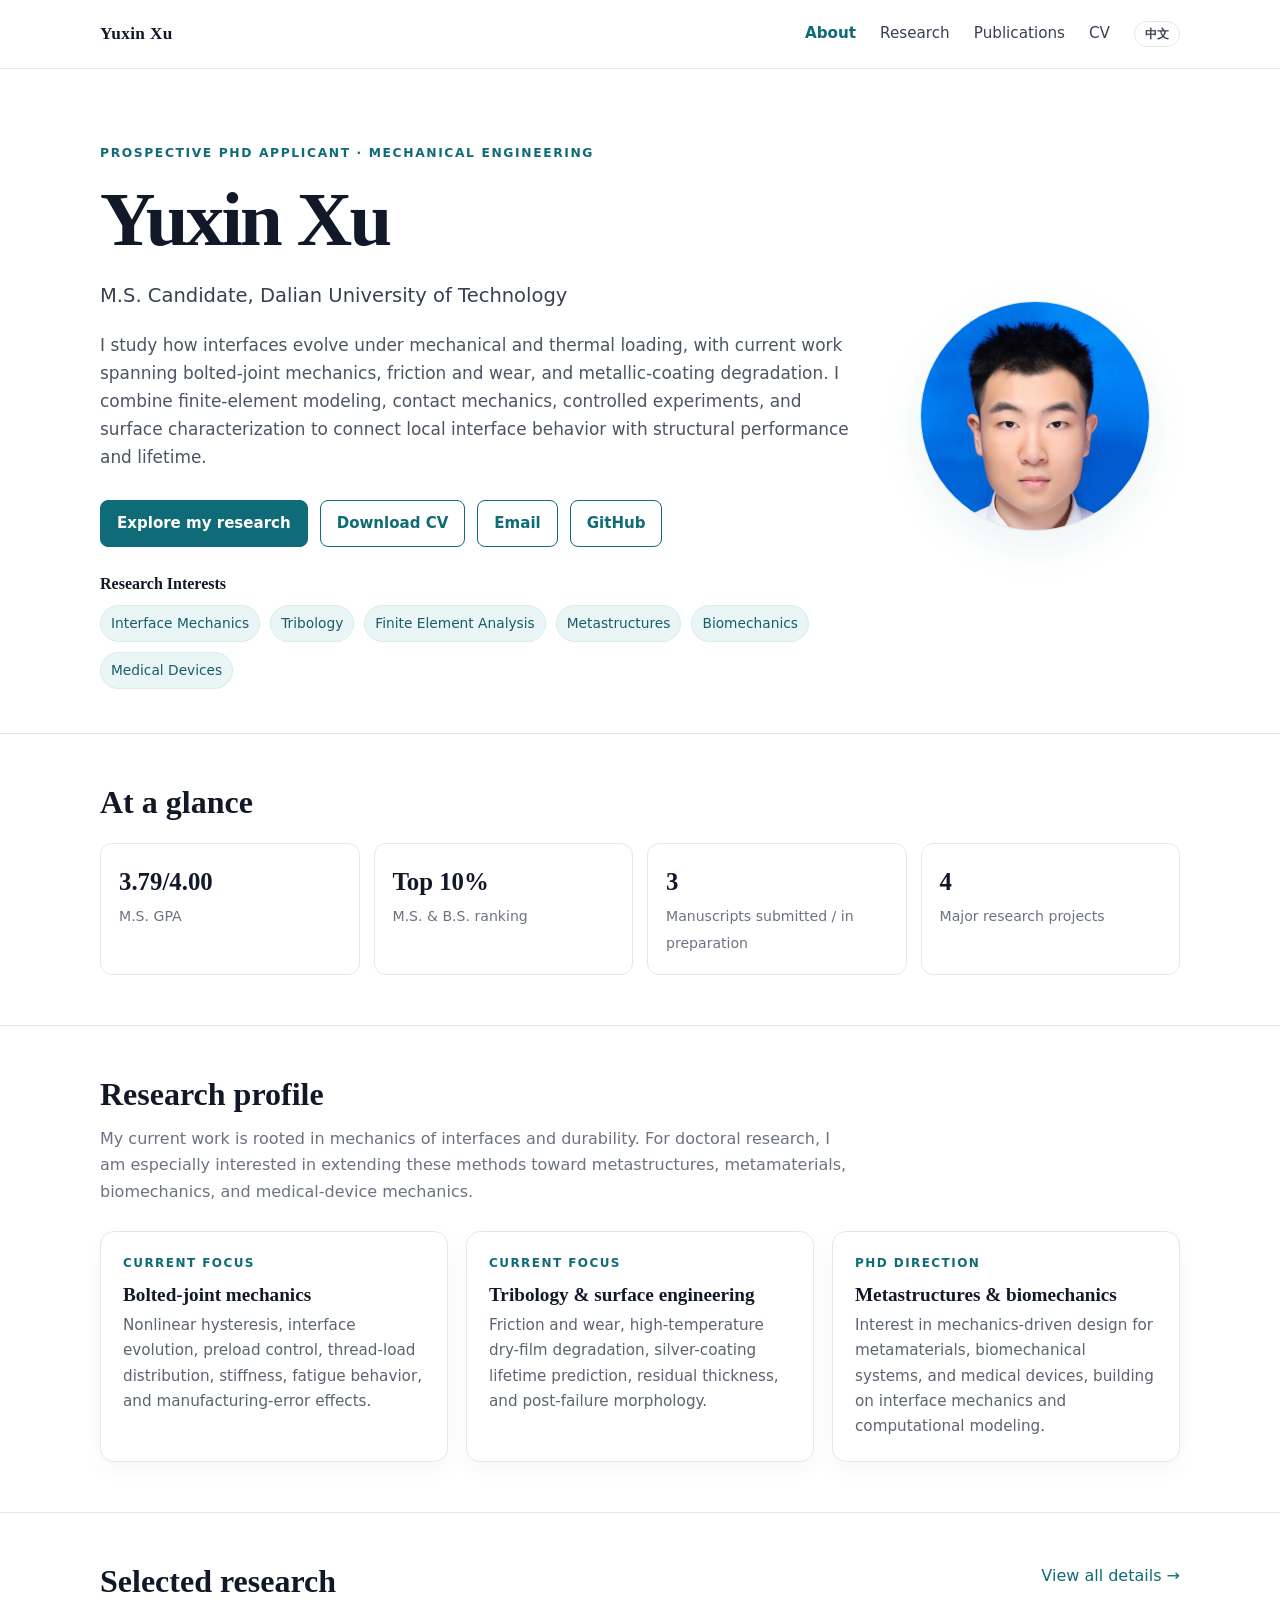
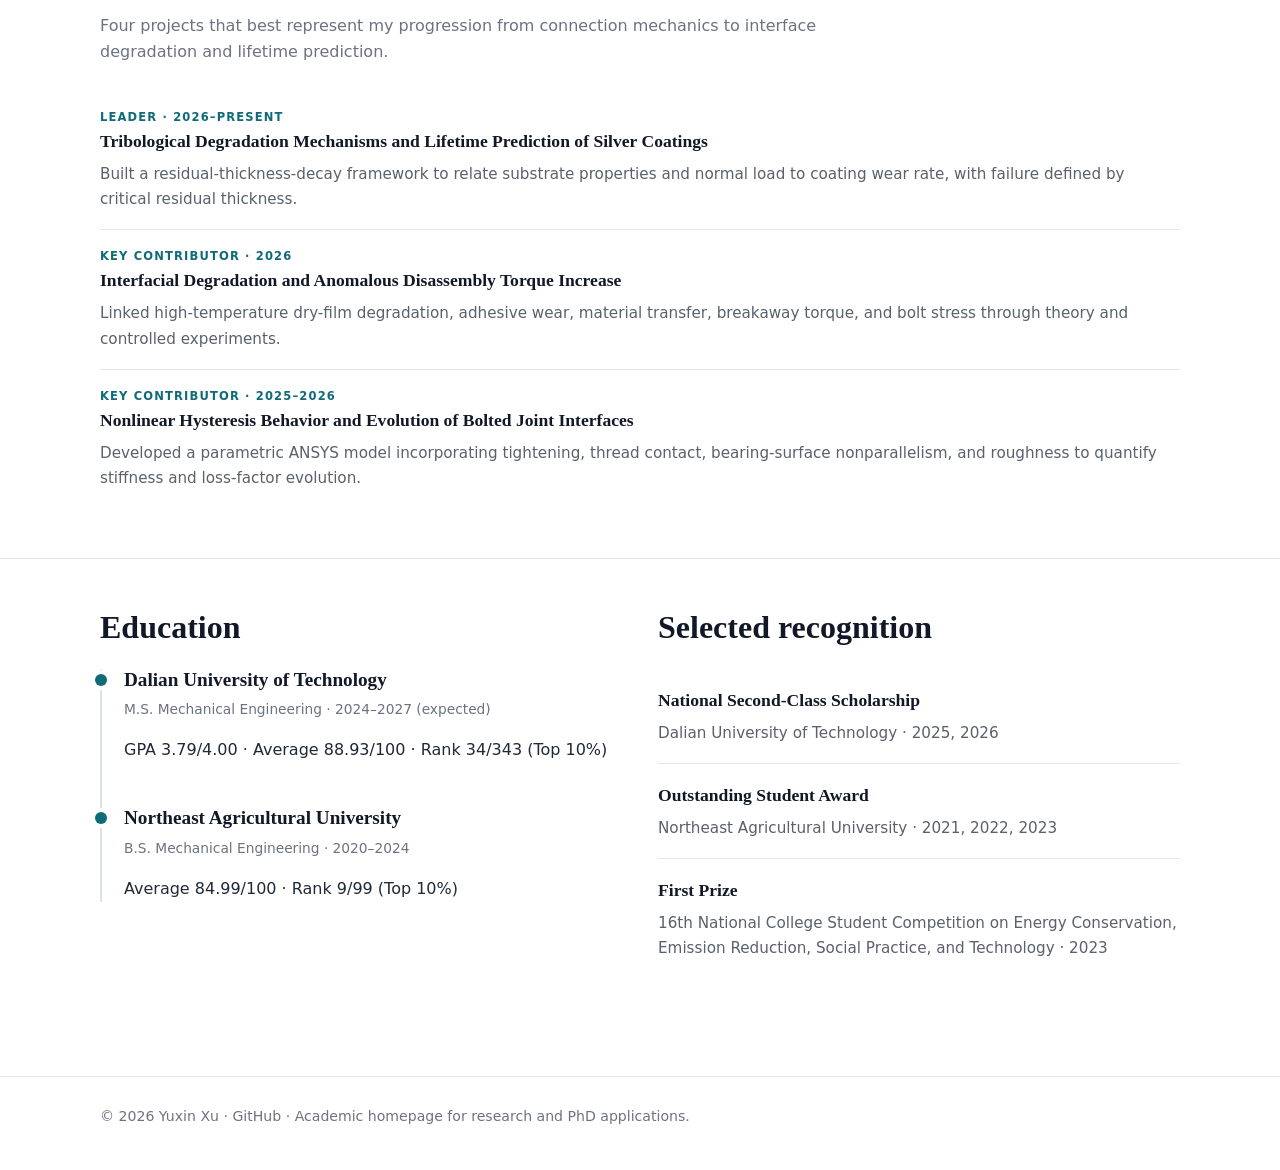
<file: index.html>
<!doctype html><html lang="en"><head><meta charset="utf-8"><meta name="viewport" content="width=device-width, initial-scale=1"><meta name="description" content="Yuxin Xu — Mechanical Engineering researcher focused on interface mechanics, bolted-joint behavior, tribology, surface engineering, and future work in biomechanics and metamaterials."><title>Yuxin Xu | Academic Homepage</title><link rel="stylesheet" href="assets/style.css"></head><body>
<header class="site-header"><div class="container nav"><a class="brand" href="index.html">Yuxin Xu</a><nav class="nav-links"><a class="active" href="index.html">About</a><a href="research.html">Research</a><a href="publications.html">Publications</a><a href="cv.html">CV</a></nav></div></header>
<main>
<section class="hero"><div class="container hero-grid"><div><div class="eyebrow">Prospective PhD Applicant · Mechanical Engineering</div><h1>Yuxin Xu</h1><p class="subtitle">M.S. Candidate, Dalian University of Technology</p><p class="lede">I study how interfaces evolve under mechanical and thermal loading, with current work spanning bolted-joint mechanics, friction and wear, and metallic-coating degradation. I combine finite-element modeling, contact mechanics, controlled experiments, and surface characterization to connect local interface behavior with structural performance and lifetime.</p><div class="hero-actions"><a class="btn primary" href="research.html">Explore my research</a><a class="btn secondary" href="assets/Yuxin_Xu_CV.pdf">Download CV</a><a class="btn secondary" href="mailto:yuxinxu@mail.dlut.edu.cn">Email</a><a class="btn secondary" href="https://github.com/Nathan-yuxinxu" target="_blank" rel="noopener">GitHub</a></div><div class="research-interests"><div class="interest-label">Research Interests</div><div class="meta-row"><span class="tag">Interface Mechanics</span><span class="tag">Tribology</span><span class="tag">Finite Element Analysis</span><span class="tag">Metastructures</span><span class="tag">Biomechanics</span><span class="tag">Medical Devices</span></div></div></div><div class="avatar photo-avatar"><img src="assets/images/profile.jpg" alt="Portrait of Yuxin Xu"></div></div></section>
<section class="section"><div class="container"><h2>At a glance</h2><div class="stats"><div class="stat"><strong>3.79/4.00</strong><span>M.S. GPA</span></div><div class="stat"><strong>Top 10%</strong><span>M.S. & B.S. ranking</span></div><div class="stat"><strong>3</strong><span>Manuscripts submitted / in preparation</span></div><div class="stat"><strong>4</strong><span>Major research projects</span></div></div></div></section>
<section class="section"><div class="container"><h2>Research profile</h2><p class="section-intro">My current work is rooted in mechanics of interfaces and durability. For doctoral research, I am especially interested in extending these methods toward metastructures, metamaterials, biomechanics, and medical-device mechanics.</p><div class="cards"><article class="card"><div class="kicker">Current focus</div><h3>Bolted-joint mechanics</h3><p>Nonlinear hysteresis, interface evolution, preload control, thread-load distribution, stiffness, fatigue behavior, and manufacturing-error effects.</p></article><article class="card"><div class="kicker">Current focus</div><h3>Tribology & surface engineering</h3><p>Friction and wear, high-temperature dry-film degradation, silver-coating lifetime prediction, residual thickness, and post-failure morphology.</p></article><article class="card"><div class="kicker">PhD direction</div><h3>Metastructures & biomechanics</h3><p>Interest in mechanics-driven design for metamaterials, biomechanical systems, and medical devices, building on interface mechanics and computational modeling.</p></article></div></div></section>
<section class="section"><div class="container"><div class="item-top"><div><h2>Selected research</h2><p class="section-intro">Four projects that best represent my progression from connection mechanics to interface degradation and lifetime prediction.</p></div><a href="research.html">View all details →</a></div><ul class="list-clean"><li><div class="item-top"><div><div class="smallcaps">Leader · 2026–Present</div><div class="item-title">Tribological Degradation Mechanisms and Lifetime Prediction of Silver Coatings</div></div></div><div class="item-body">Built a residual-thickness-decay framework to relate substrate properties and normal load to coating wear rate, with failure defined by critical residual thickness.</div></li><li><div class="item-top"><div><div class="smallcaps">Key Contributor · 2026</div><div class="item-title">Interfacial Degradation and Anomalous Disassembly Torque Increase</div></div></div><div class="item-body">Linked high-temperature dry-film degradation, adhesive wear, material transfer, breakaway torque, and bolt stress through theory and controlled experiments.</div></li><li><div class="item-top"><div><div class="smallcaps">Key Contributor · 2025–2026</div><div class="item-title">Nonlinear Hysteresis Behavior and Evolution of Bolted Joint Interfaces</div></div></div><div class="item-body">Developed a parametric ANSYS model incorporating tightening, thread contact, bearing-surface nonparallelism, and roughness to quantify stiffness and loss-factor evolution.</div></li></ul></div></section>
<section class="section"><div class="container"><div class="two-col"><div><h2>Education</h2><div class="timeline"><div class="timeline-item"><h3>Dalian University of Technology</h3><div class="when">M.S. Mechanical Engineering · 2024–2027 (expected)</div><p>GPA 3.79/4.00 · Average 88.93/100 · Rank 34/343 (Top 10%)</p></div><div class="timeline-item"><h3>Northeast Agricultural University</h3><div class="when">B.S. Mechanical Engineering · 2020–2024</div><p>Average 84.99/100 · Rank 9/99 (Top 10%)</p></div></div></div><div><h2>Selected recognition</h2><ul class="list-clean"><li><div class="item-title">National Second-Class Scholarship</div><div class="item-body">Dalian University of Technology · 2025, 2026</div></li><li><div class="item-title">Outstanding Student Award</div><div class="item-body">Northeast Agricultural University · 2021, 2022, 2023</div></li><li><div class="item-title">First Prize</div><div class="item-body">16th National College Student Competition on Energy Conservation, Emission Reduction, Social Practice, and Technology · 2023</div></li></ul></div></div></div></section>
</main><footer class="footer"><div class="container">© <span id="year"></span> Yuxin Xu · <a href="https://github.com/Nathan-yuxinxu" target="_blank" rel="noopener">GitHub</a> · Academic homepage for research and PhD applications.</div></footer><script src="assets/site.js"></script></body></html>
</file>
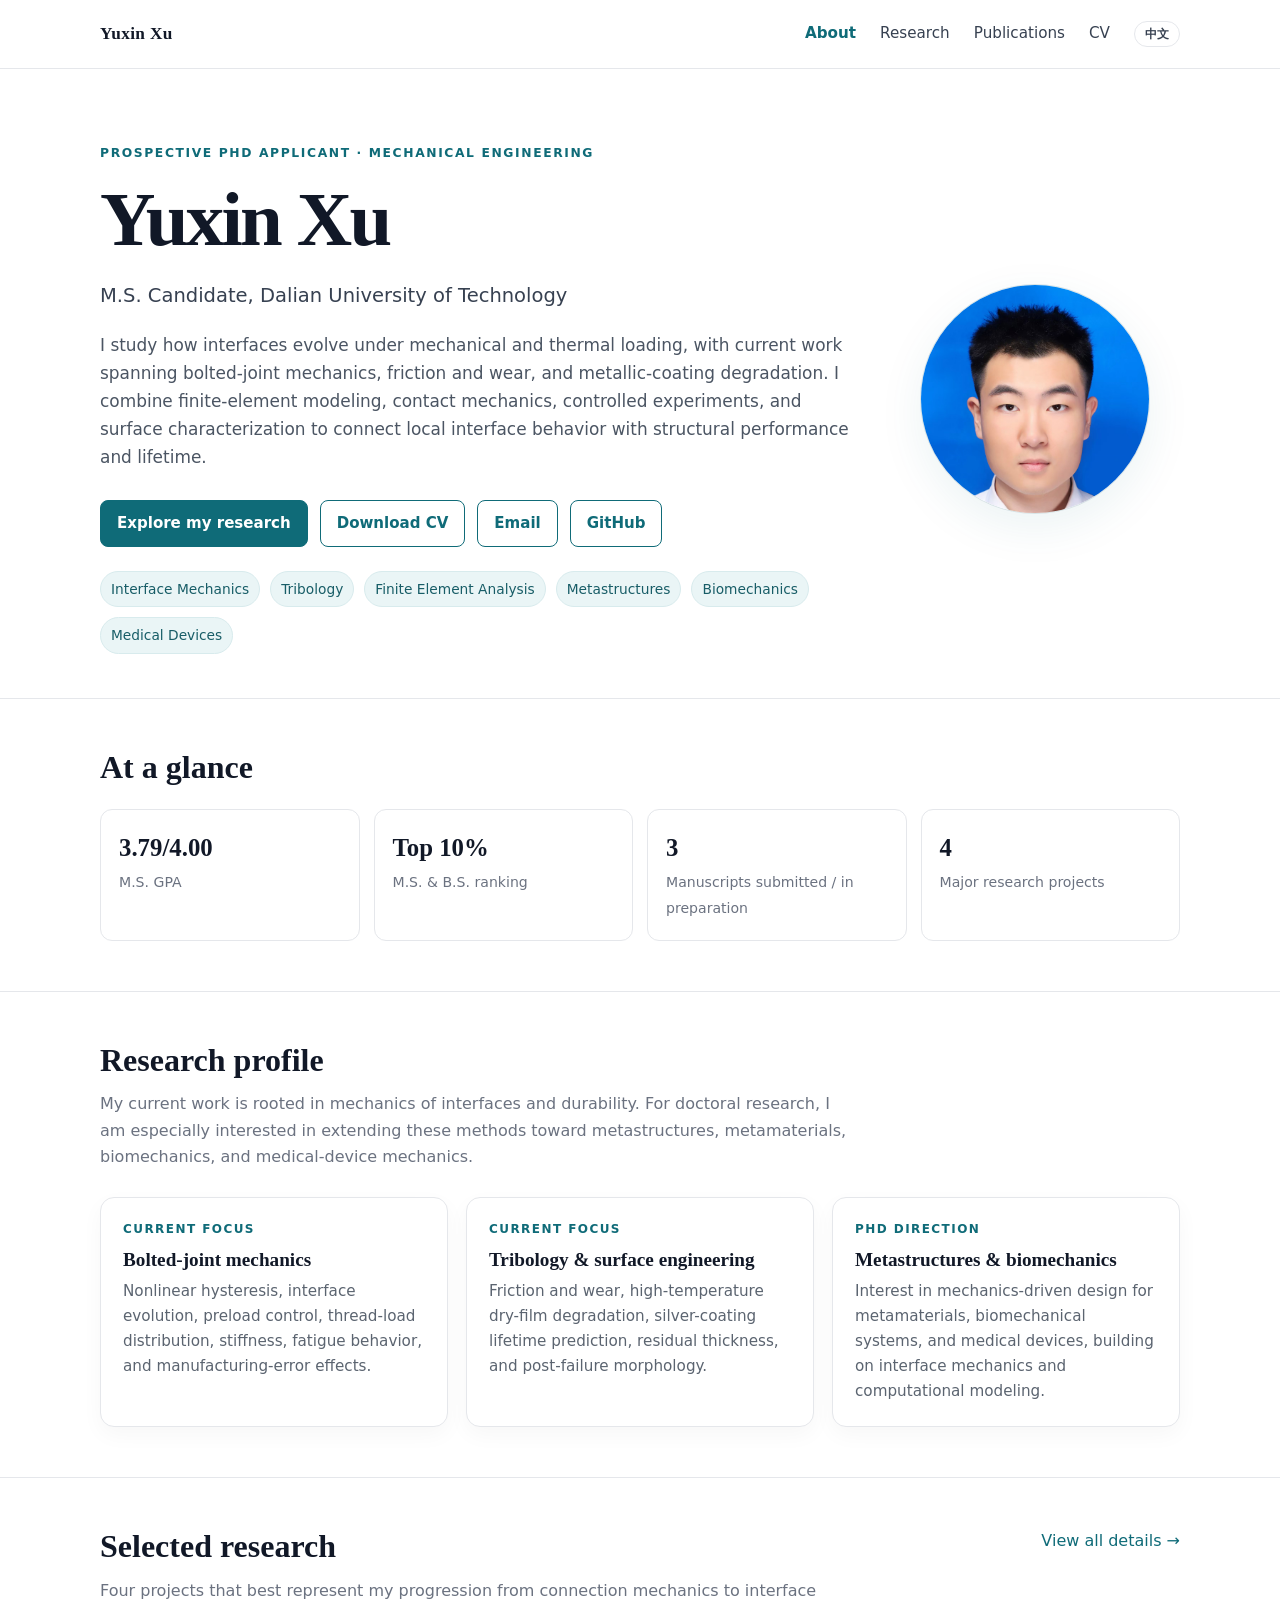
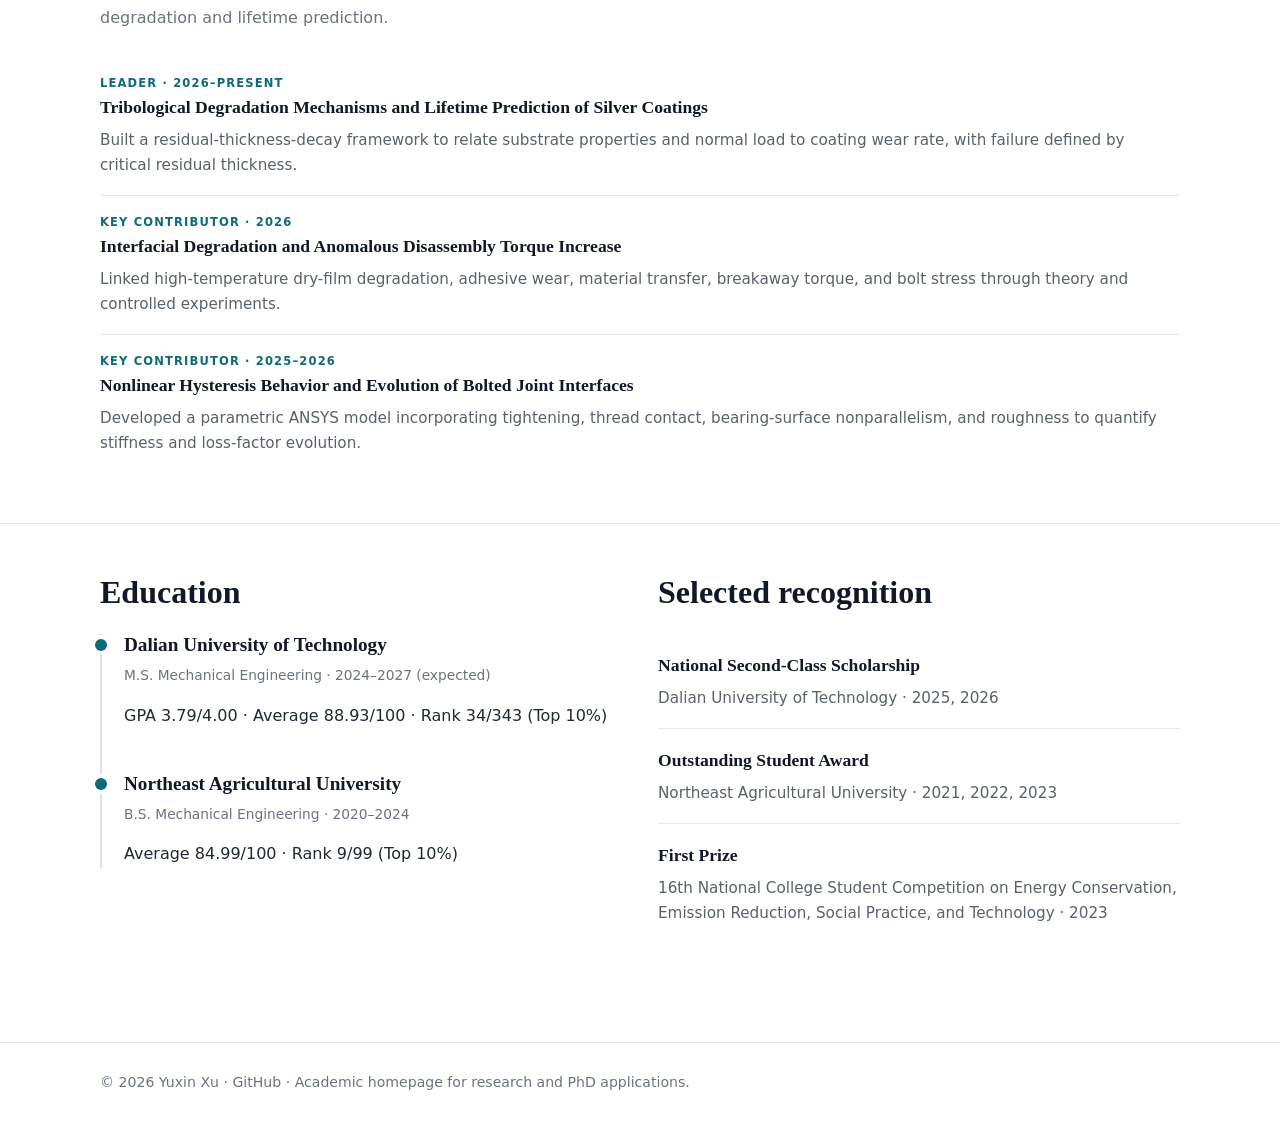
<file: yuxin-xu-academic-site-v4-bilingual/index.html>
<!doctype html><html lang="en"><head><meta charset="utf-8"><meta name="viewport" content="width=device-width, initial-scale=1"><meta name="description" content="Yuxin Xu — Mechanical Engineering researcher focused on interface mechanics, bolted-joint behavior, tribology, surface engineering, and future work in biomechanics and metamaterials."><title>Yuxin Xu | Academic Homepage</title><link rel="stylesheet" href="assets/style.css"></head><body>
<header class="site-header"><div class="container nav"><a class="brand" href="index.html">Yuxin Xu</a><nav class="nav-links"><a class="active" href="index.html">About</a><a href="research.html">Research</a><a href="publications.html">Publications</a><a href="cv.html">CV</a></nav></div></header>
<main>
<section class="hero"><div class="container hero-grid"><div><div class="eyebrow">Prospective PhD Applicant · Mechanical Engineering</div><h1>Yuxin Xu</h1><p class="subtitle">M.S. Candidate, Dalian University of Technology</p><p class="lede">I study how interfaces evolve under mechanical and thermal loading, with current work spanning bolted-joint mechanics, friction and wear, and metallic-coating degradation. I combine finite-element modeling, contact mechanics, controlled experiments, and surface characterization to connect local interface behavior with structural performance and lifetime.</p><div class="hero-actions"><a class="btn primary" href="research.html">Explore my research</a><a class="btn secondary" href="assets/Yuxin_Xu_CV.pdf">Download CV</a><a class="btn secondary" href="mailto:yuxinxu@mail.dlut.edu.cn">Email</a><a class="btn secondary" href="https://github.com/Nathan-yuxinxu" target="_blank" rel="noopener">GitHub</a></div><div class="meta-row"><span class="tag">Interface Mechanics</span><span class="tag">Tribology</span><span class="tag">Finite Element Analysis</span><span class="tag">Metastructures</span><span class="tag">Biomechanics</span><span class="tag">Medical Devices</span></div></div><div class="avatar photo-avatar"><img src="assets/images/profile.jpg" alt="Portrait of Yuxin Xu"></div></div></section>
<section class="section"><div class="container"><h2>At a glance</h2><div class="stats"><div class="stat"><strong>3.79/4.00</strong><span>M.S. GPA</span></div><div class="stat"><strong>Top 10%</strong><span>M.S. & B.S. ranking</span></div><div class="stat"><strong>3</strong><span>Manuscripts submitted / in preparation</span></div><div class="stat"><strong>4</strong><span>Major research projects</span></div></div></div></section>
<section class="section"><div class="container"><h2>Research profile</h2><p class="section-intro">My current work is rooted in mechanics of interfaces and durability. For doctoral research, I am especially interested in extending these methods toward metastructures, metamaterials, biomechanics, and medical-device mechanics.</p><div class="cards"><article class="card"><div class="kicker">Current focus</div><h3>Bolted-joint mechanics</h3><p>Nonlinear hysteresis, interface evolution, preload control, thread-load distribution, stiffness, fatigue behavior, and manufacturing-error effects.</p></article><article class="card"><div class="kicker">Current focus</div><h3>Tribology & surface engineering</h3><p>Friction and wear, high-temperature dry-film degradation, silver-coating lifetime prediction, residual thickness, and post-failure morphology.</p></article><article class="card"><div class="kicker">PhD direction</div><h3>Metastructures & biomechanics</h3><p>Interest in mechanics-driven design for metamaterials, biomechanical systems, and medical devices, building on interface mechanics and computational modeling.</p></article></div></div></section>
<section class="section"><div class="container"><div class="item-top"><div><h2>Selected research</h2><p class="section-intro">Four projects that best represent my progression from connection mechanics to interface degradation and lifetime prediction.</p></div><a href="research.html">View all details →</a></div><ul class="list-clean"><li><div class="item-top"><div><div class="smallcaps">Leader · 2026–Present</div><div class="item-title">Tribological Degradation Mechanisms and Lifetime Prediction of Silver Coatings</div></div></div><div class="item-body">Built a residual-thickness-decay framework to relate substrate properties and normal load to coating wear rate, with failure defined by critical residual thickness.</div></li><li><div class="item-top"><div><div class="smallcaps">Key Contributor · 2026</div><div class="item-title">Interfacial Degradation and Anomalous Disassembly Torque Increase</div></div></div><div class="item-body">Linked high-temperature dry-film degradation, adhesive wear, material transfer, breakaway torque, and bolt stress through theory and controlled experiments.</div></li><li><div class="item-top"><div><div class="smallcaps">Key Contributor · 2025–2026</div><div class="item-title">Nonlinear Hysteresis Behavior and Evolution of Bolted Joint Interfaces</div></div></div><div class="item-body">Developed a parametric ANSYS model incorporating tightening, thread contact, bearing-surface nonparallelism, and roughness to quantify stiffness and loss-factor evolution.</div></li></ul></div></section>
<section class="section"><div class="container"><div class="two-col"><div><h2>Education</h2><div class="timeline"><div class="timeline-item"><h3>Dalian University of Technology</h3><div class="when">M.S. Mechanical Engineering · 2024–2027 (expected)</div><p>GPA 3.79/4.00 · Average 88.93/100 · Rank 34/343 (Top 10%)</p></div><div class="timeline-item"><h3>Northeast Agricultural University</h3><div class="when">B.S. Mechanical Engineering · 2020–2024</div><p>Average 84.99/100 · Rank 9/99 (Top 10%)</p></div></div></div><div><h2>Selected recognition</h2><ul class="list-clean"><li><div class="item-title">National Second-Class Scholarship</div><div class="item-body">Dalian University of Technology · 2025, 2026</div></li><li><div class="item-title">Outstanding Student Award</div><div class="item-body">Northeast Agricultural University · 2021, 2022, 2023</div></li><li><div class="item-title">First Prize</div><div class="item-body">16th National College Student Competition on Energy Conservation, Emission Reduction, Social Practice, and Technology · 2023</div></li></ul></div></div></div></section>
</main><footer class="footer"><div class="container">© <span id="year"></span> Yuxin Xu · <a href="https://github.com/Nathan-yuxinxu" target="_blank" rel="noopener">GitHub</a> · Academic homepage for research and PhD applications.</div></footer><script src="assets/site.js"></script></body></html>
</file>
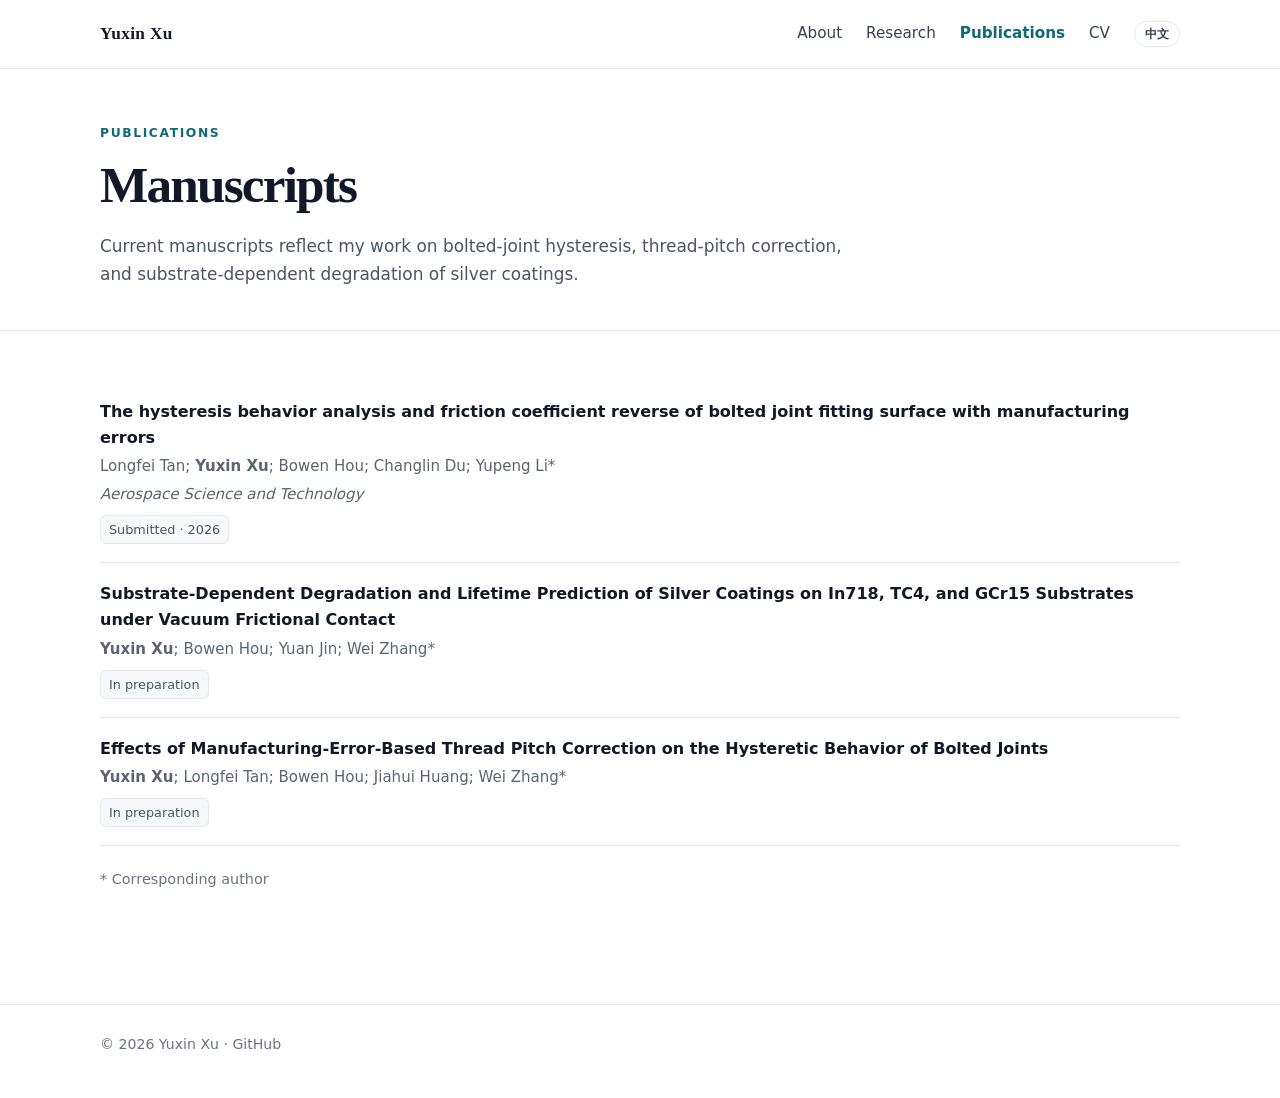
<file: publications.html>
<!doctype html><html lang="en"><head><meta charset="utf-8"><meta name="viewport" content="width=device-width, initial-scale=1"><title>Publications | Yuxin Xu</title><link rel="stylesheet" href="assets/style.css"></head><body>
<header class="site-header"><div class="container nav"><a class="brand" href="index.html">Yuxin Xu</a><nav class="nav-links"><a href="index.html">About</a><a href="research.html">Research</a><a class="active" href="publications.html">Publications</a><a href="cv.html">CV</a></nav></div></header>
<main><section class="page-head"><div class="container"><div class="eyebrow">Publications</div><h1>Manuscripts</h1><p class="lede">Current manuscripts reflect my work on bolted-joint hysteresis, thread-pitch correction, and substrate-dependent degradation of silver coatings.</p></div></section>
<section class="section"><div class="container"><div class="pub"><div class="pub-title">The hysteresis behavior analysis and friction coefficient reverse of bolted joint fitting surface with manufacturing errors</div><div class="pub-authors">Longfei Tan; <strong>Yuxin Xu</strong>; Bowen Hou; Changlin Du; Yupeng Li*</div><div class="pub-venue"><em>Aerospace Science and Technology</em></div><span class="pub-badge">Submitted · 2026</span></div><div class="pub"><div class="pub-title">Substrate-Dependent Degradation and Lifetime Prediction of Silver Coatings on In718, TC4, and GCr15 Substrates under Vacuum Frictional Contact</div><div class="pub-authors"><strong>Yuxin Xu</strong>; Bowen Hou; Yuan Jin; Wei Zhang*</div><span class="pub-badge">In preparation</span></div><div class="pub"><div class="pub-title">Effects of Manufacturing-Error-Based Thread Pitch Correction on the Hysteretic Behavior of Bolted Joints</div><div class="pub-authors"><strong>Yuxin Xu</strong>; Longfei Tan; Bowen Hou; Jiahui Huang; Wei Zhang*</div><span class="pub-badge">In preparation</span></div><p style="margin-top:22px;color:#6b7280;font-size:.9rem">* Corresponding author</p></div></section>
</main><footer class="footer"><div class="container">© <span id="year"></span> Yuxin Xu · <a href="https://github.com/Nathan-yuxinxu" target="_blank" rel="noopener">GitHub</a></div></footer><script src="assets/site.js"></script></body></html>
</file>
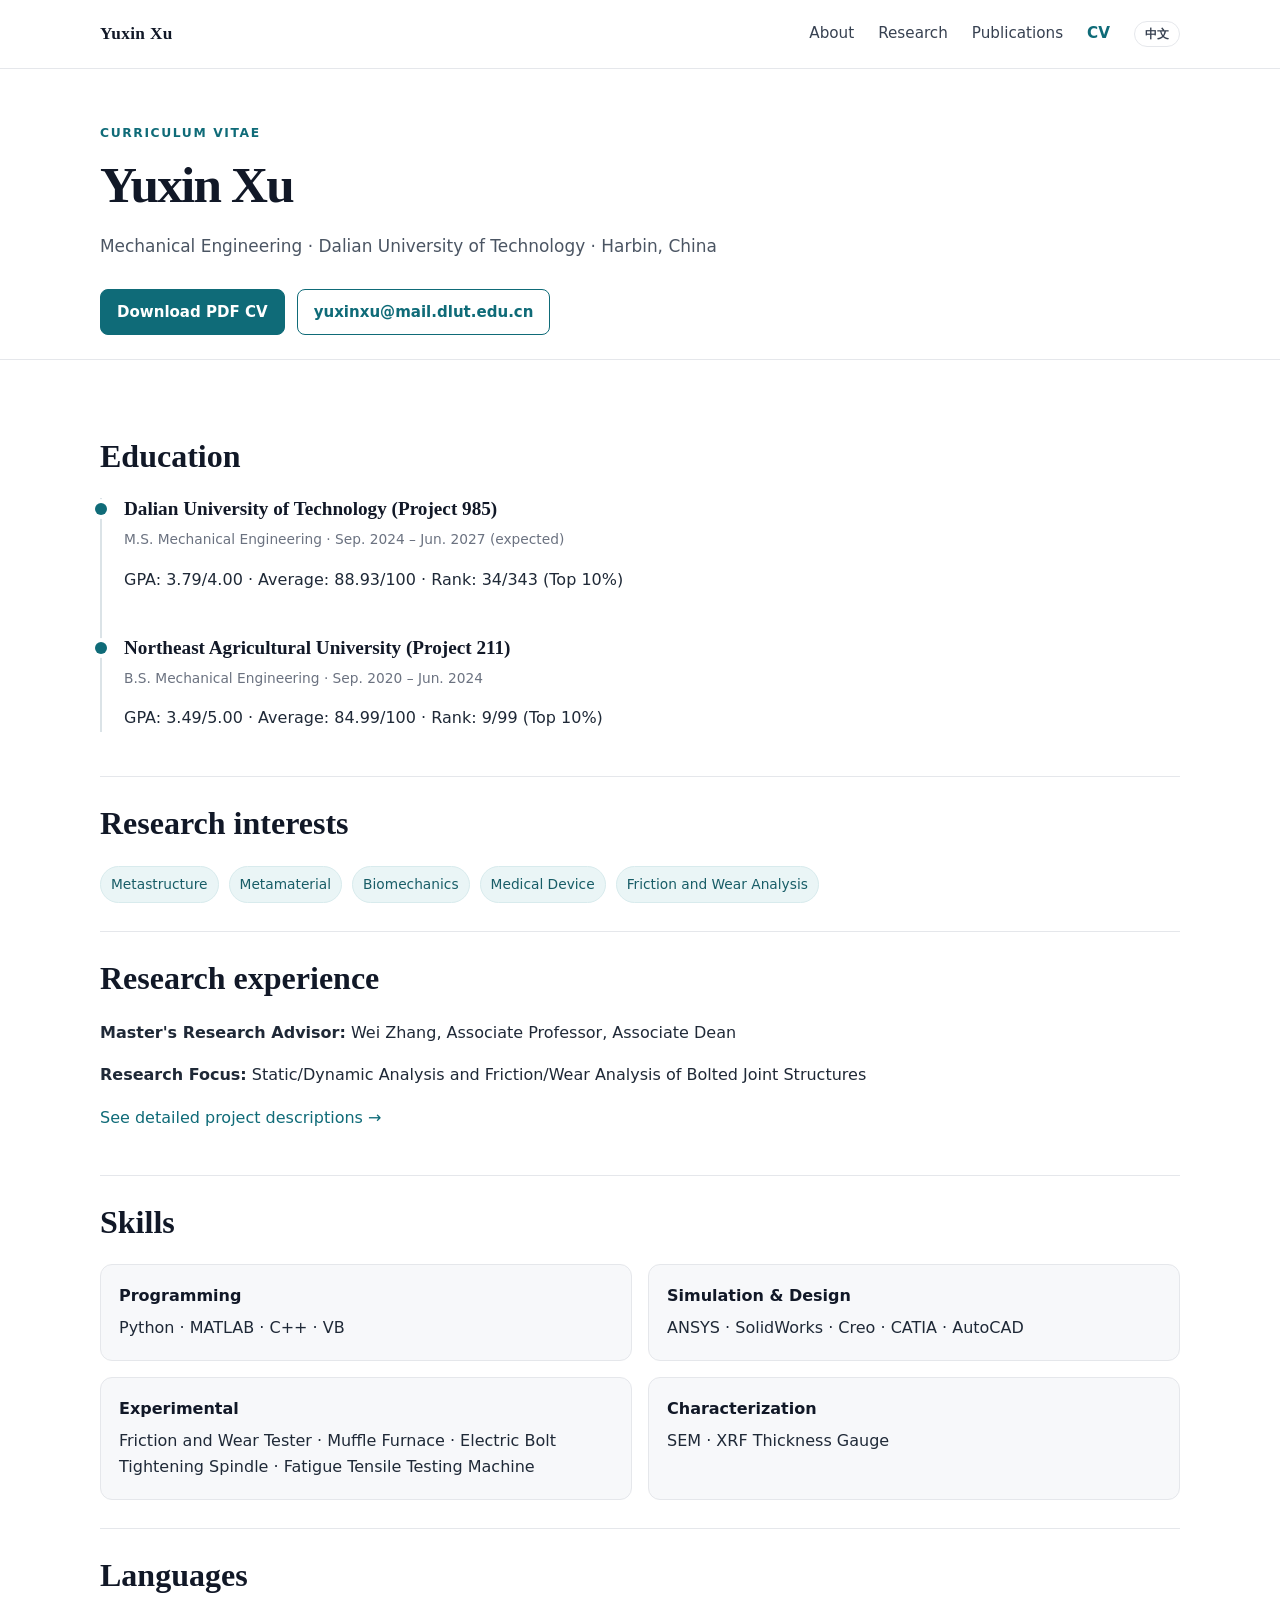
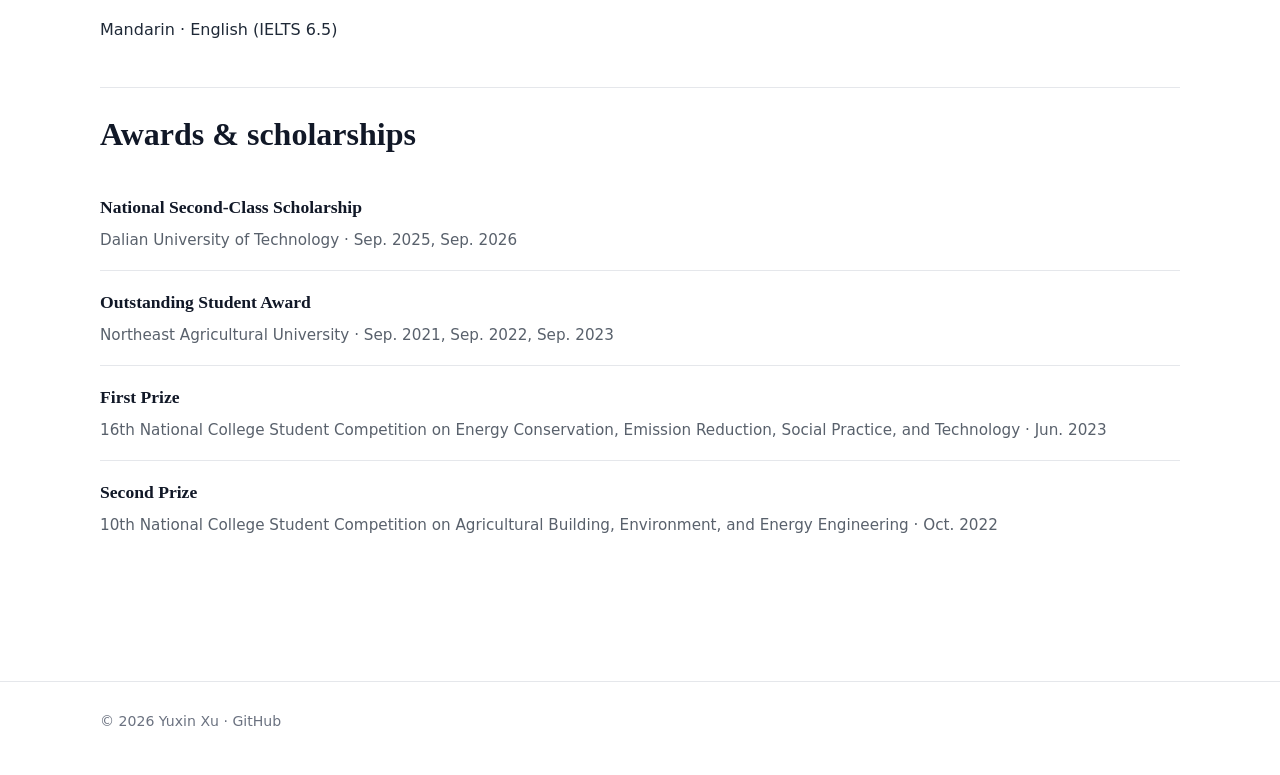
<file: yuxin-xu-academic-site-v4-bilingual/cv.html>
<!doctype html><html lang="en"><head><meta charset="utf-8"><meta name="viewport" content="width=device-width, initial-scale=1"><title>CV | Yuxin Xu</title><link rel="stylesheet" href="assets/style.css"></head><body>
<header class="site-header"><div class="container nav"><a class="brand" href="index.html">Yuxin Xu</a><nav class="nav-links"><a href="index.html">About</a><a href="research.html">Research</a><a href="publications.html">Publications</a><a class="active" href="cv.html">CV</a></nav></div></header>
<main><section class="page-head"><div class="container"><div class="eyebrow">Curriculum Vitae</div><h1>Yuxin Xu</h1><p class="lede">Mechanical Engineering · Dalian University of Technology · Harbin, China</p><div class="hero-actions"><a class="btn primary" href="assets/Yuxin_Xu_CV.pdf">Download PDF CV</a><a class="btn secondary" href="mailto:yuxinxu@mail.dlut.edu.cn">yuxinxu@mail.dlut.edu.cn</a></div></div></section>
<section class="section"><div class="container"><div class="cv-section"><h2>Education</h2><div class="timeline"><div class="timeline-item"><h3>Dalian University of Technology (Project 985)</h3><div class="when">M.S. Mechanical Engineering · Sep. 2024 – Jun. 2027 (expected)</div><p>GPA: 3.79/4.00 · Average: 88.93/100 · Rank: 34/343 (Top 10%)</p></div><div class="timeline-item"><h3>Northeast Agricultural University (Project 211)</h3><div class="when">B.S. Mechanical Engineering · Sep. 2020 – Jun. 2024</div><p>GPA: 3.49/5.00 · Average: 84.99/100 · Rank: 9/99 (Top 10%)</p></div></div></div><div class="cv-section"><h2>Research interests</h2><div class="meta-row"><span class="tag">Metastructure</span><span class="tag">Metamaterial</span><span class="tag">Biomechanics</span><span class="tag">Medical Device</span><span class="tag">Friction and Wear Analysis</span></div></div><div class="cv-section"><h2>Research experience</h2><p><strong>Master's Research Advisor:</strong> Wei Zhang, Associate Professor, Associate Dean</p><p><strong>Research Focus:</strong> Static/Dynamic Analysis and Friction/Wear Analysis of Bolted Joint Structures</p><p><a href="research.html">See detailed project descriptions →</a></p></div><div class="cv-section"><h2>Skills</h2><div class="skills-grid"><div class="skillbox"><strong>Programming</strong>Python · MATLAB · C++ · VB</div><div class="skillbox"><strong>Simulation & Design</strong>ANSYS · SolidWorks · Creo · CATIA · AutoCAD</div><div class="skillbox"><strong>Experimental</strong>Friction and Wear Tester · Muffle Furnace · Electric Bolt Tightening Spindle · Fatigue Tensile Testing Machine</div><div class="skillbox"><strong>Characterization</strong>SEM · XRF Thickness Gauge</div></div></div><div class="cv-section"><h2>Languages</h2><p>Mandarin · English (IELTS 6.5)</p></div><div class="cv-section"><h2>Awards & scholarships</h2><ul class="list-clean"><li><div class="item-title">National Second-Class Scholarship</div><div class="item-body">Dalian University of Technology · Sep. 2025, Sep. 2026</div></li><li><div class="item-title">Outstanding Student Award</div><div class="item-body">Northeast Agricultural University · Sep. 2021, Sep. 2022, Sep. 2023</div></li><li><div class="item-title">First Prize</div><div class="item-body">16th National College Student Competition on Energy Conservation, Emission Reduction, Social Practice, and Technology · Jun. 2023</div></li><li><div class="item-title">Second Prize</div><div class="item-body">10th National College Student Competition on Agricultural Building, Environment, and Energy Engineering · Oct. 2022</div></li></ul></div></div></section>
</main><footer class="footer"><div class="container">© <span id="year"></span> Yuxin Xu · <a href="https://github.com/Nathan-yuxinxu" target="_blank" rel="noopener">GitHub</a></div></footer><script src="assets/site.js"></script></body></html>
</file>
<file: assets/style.css>
:root{
  --bg:#ffffff;
  --surface:#f7f8fa;
  --text:#1f2937;
  --muted:#6b7280;
  --line:#e5e7eb;
  --accent:#0f6b78;
  --accent-soft:#eaf5f6;
  --max:1080px;
}
*{box-sizing:border-box}
html{scroll-behavior:smooth}
body{margin:0;background:var(--bg);color:var(--text);font-family:Inter,ui-sans-serif,system-ui,-apple-system,BlinkMacSystemFont,"Segoe UI",sans-serif;line-height:1.65}
a{color:var(--accent);text-decoration:none}
a:hover{text-decoration:underline}
.container{width:min(var(--max),calc(100% - 40px));margin:0 auto}
.site-header{position:sticky;top:0;z-index:50;background:rgba(255,255,255,.94);backdrop-filter:blur(14px);border-bottom:1px solid var(--line)}
.nav{height:68px;display:flex;align-items:center;justify-content:space-between;gap:24px}
.brand{font-family:Georgia,"Times New Roman",serif;font-size:1.08rem;font-weight:700;color:#111827;letter-spacing:.02em}
.nav-links{display:flex;gap:24px;align-items:center;font-size:.95rem}
.nav-links a{color:#374151}
.nav-links a.active{color:var(--accent);font-weight:700}
.hero{padding:74px 0 44px}
.hero-grid{display:grid;grid-template-columns:1fr 260px;gap:64px;align-items:center}
.eyebrow{text-transform:uppercase;letter-spacing:.13em;font-size:.77rem;font-weight:800;color:var(--accent);margin-bottom:12px}
h1,h2,h3{font-family:Georgia,"Times New Roman",serif;color:#111827;line-height:1.18}
h1{font-size:clamp(2.7rem,6vw,4.8rem);margin:0 0 14px;letter-spacing:-.035em}
h2{font-size:2rem;margin:0 0 22px}
h3{font-size:1.2rem;margin:0 0 7px}
.subtitle{font-size:1.22rem;color:#374151;margin:0 0 20px}
.lede{font-size:1.06rem;color:#4b5563;max-width:760px}
.hero-actions{display:flex;flex-wrap:wrap;gap:12px;margin-top:28px}
.btn{display:inline-flex;align-items:center;justify-content:center;padding:10px 16px;border-radius:8px;border:1px solid var(--accent);font-weight:700;font-size:.94rem}
.btn.primary{background:var(--accent);color:white}
.btn.secondary{background:white;color:var(--accent)}
.avatar{width:230px;height:230px;border-radius:50%;display:grid;place-items:center;background:linear-gradient(135deg,#dcecee,#f5f7f8);border:1px solid #d8e4e6;box-shadow:0 14px 45px rgba(15,107,120,.08)}
.avatar span{font-family:Georgia,"Times New Roman",serif;font-size:4.2rem;color:var(--accent);letter-spacing:-.08em}
.meta-row{display:flex;flex-wrap:wrap;gap:10px;margin-top:24px}
.tag{background:var(--accent-soft);color:#185d67;padding:6px 10px;border-radius:999px;font-size:.86rem;border:1px solid #d8ebed}
.section{padding:50px 0;border-top:1px solid var(--line)}
.section-intro{max-width:760px;color:var(--muted);margin-top:-10px;margin-bottom:26px}
.stats{display:grid;grid-template-columns:repeat(4,1fr);gap:14px}
.stat{border:1px solid var(--line);border-radius:12px;padding:18px;background:white}
.stat strong{display:block;font-family:Georgia,"Times New Roman",serif;font-size:1.55rem;color:#111827}
.stat span{font-size:.88rem;color:var(--muted)}
.cards{display:grid;grid-template-columns:repeat(3,1fr);gap:18px}
.card{border:1px solid var(--line);border-radius:14px;padding:22px;background:white;box-shadow:0 8px 22px rgba(17,24,39,.035)}
.card p{margin:.4rem 0 0;color:#5b6470;font-size:.95rem}
.card .kicker{font-size:.75rem;text-transform:uppercase;letter-spacing:.12em;color:var(--accent);font-weight:800;margin-bottom:10px}
.list-clean{list-style:none;padding:0;margin:0}
.list-clean li{padding:17px 0;border-bottom:1px solid var(--line)}
.list-clean li:last-child{border-bottom:0}
.item-top{display:flex;justify-content:space-between;gap:18px;align-items:flex-start}
.item-title{font-family:Georgia,"Times New Roman",serif;font-weight:700;font-size:1.1rem;color:#111827}
.item-meta{color:var(--muted);font-size:.9rem;white-space:nowrap}
.item-body{color:#59616c;margin-top:6px;font-size:.95rem}
.smallcaps{text-transform:uppercase;letter-spacing:.1em;font-size:.72rem;font-weight:800;color:var(--accent)}
.pub{padding:18px 0;border-bottom:1px solid var(--line)}
.pub:last-child{border-bottom:0}
.pub-title{font-weight:700;color:#111827}
.pub-authors,.pub-venue{color:#5b6470;font-size:.94rem;margin-top:3px}
.pub-badge{display:inline-block;margin-top:8px;padding:3px 8px;border-radius:6px;background:var(--surface);border:1px solid var(--line);font-size:.8rem;color:#4b5563}
.two-col{display:grid;grid-template-columns:1fr 1fr;gap:36px}
.timeline{border-left:2px solid #dbe3e7;padding-left:22px}
.timeline-item{position:relative;padding:0 0 28px}
.timeline-item:before{content:"";position:absolute;left:-29px;top:5px;width:12px;height:12px;border-radius:50%;background:var(--accent);box-shadow:0 0 0 4px white}
.timeline-item:last-child{padding-bottom:0}
.timeline-item .when{font-size:.86rem;color:var(--muted)}
.skills-grid{display:grid;grid-template-columns:repeat(2,1fr);gap:16px}
.skillbox{background:var(--surface);border:1px solid var(--line);border-radius:12px;padding:18px}
.skillbox strong{display:block;margin-bottom:6px;color:#111827}
.footer{margin-top:48px;border-top:1px solid var(--line);padding:28px 0 42px;color:var(--muted);font-size:.88rem}
.page-head{padding:54px 0 24px}
.page-head h1{font-size:3.2rem}
.breadcrumb{color:var(--muted);font-size:.92rem;margin-top:8px}
.project{display:grid;grid-template-columns:170px 1fr;gap:28px;padding:28px 0;border-bottom:1px solid var(--line)}
.project:last-child{border-bottom:0}
.project-label{font-size:.82rem;color:var(--muted)}
.project-label strong{display:block;color:var(--accent);margin-bottom:3px}
.project h3{font-size:1.35rem}
.project ul{margin:12px 0 0 1.1rem;color:#59616c}
.project li{margin:7px 0}
.note{background:var(--accent-soft);border-left:4px solid var(--accent);padding:16px 18px;border-radius:8px;color:#36565b}
.cv-section{padding:28px 0;border-bottom:1px solid var(--line)}
.cv-section:last-child{border-bottom:0}
@media (max-width:800px){
  .hero-grid{grid-template-columns:1fr;gap:34px}.avatar{width:170px;height:170px}.avatar span{font-size:3.2rem}
  .stats,.cards,.two-col,.skills-grid{grid-template-columns:1fr 1fr}.project{grid-template-columns:1fr}.nav-links{gap:13px;font-size:.88rem}
}
@media (max-width:560px){
  .container{width:min(100% - 28px,var(--max))}.nav{height:auto;min-height:64px;align-items:flex-start;padding:14px 0;flex-direction:column;gap:8px}.nav-links{flex-wrap:wrap}
  .hero{padding-top:44px}.stats,.cards,.two-col,.skills-grid{grid-template-columns:1fr}.item-top{flex-direction:column;gap:4px}.item-meta{white-space:normal}.page-head h1{font-size:2.5rem}
}

.project-gallery{display:grid;grid-template-columns:repeat(2,minmax(0,1fr));gap:12px;margin-top:18px}
.project-gallery figure{margin:0}
.project-gallery img{display:block;width:100%;height:260px;object-fit:contain;object-position:center;border-radius:10px;border:1px solid var(--line);background:#f8fafc;padding:8px;cursor:zoom-in;transition:transform .18s ease,box-shadow .18s ease}
.project-gallery figcaption{font-size:.79rem;color:var(--muted);margin-top:6px}
.pending-gallery{grid-template-columns:1fr}
.gallery-placeholder{min-height:110px;border:1px dashed #cbd5e1;border-radius:10px;display:grid;place-items:center;padding:18px;background:#fafbfc;color:#7b8490;text-align:center;font-size:.86rem}
.footer a{color:inherit}
@media (max-width:560px){.project-gallery{grid-template-columns:1fr}}

.photo-avatar{overflow:hidden;padding:0;background:#fff}
.photo-avatar img{width:100%;height:100%;object-fit:cover;display:block}
.project-gallery{grid-template-columns:repeat(auto-fit,minmax(220px,1fr))}

.project-gallery img:hover{transform:translateY(-2px);box-shadow:0 10px 28px rgba(17,24,39,.10)}
.project-gallery figcaption{min-height:2.7em}
.image-lightbox{position:fixed;inset:0;z-index:9999;background:rgba(0,0,0,.88);display:none;align-items:center;justify-content:center;padding:28px}
.image-lightbox.open{display:flex}
.image-lightbox-inner{position:relative;max-width:96vw;max-height:94vh;display:flex;flex-direction:column;align-items:center;gap:10px}
.image-lightbox img{display:block;max-width:94vw;max-height:84vh;width:auto;height:auto;object-fit:contain;background:white;border-radius:8px;box-shadow:0 18px 60px rgba(0,0,0,.42)}
.image-lightbox-caption{max-width:900px;color:#f3f4f6;text-align:center;font-size:.92rem;line-height:1.5}
.image-lightbox-close{position:fixed;top:18px;right:22px;width:44px;height:44px;border:0;border-radius:50%;background:rgba(255,255,255,.14);color:#fff;font-size:30px;line-height:1;cursor:pointer;display:grid;place-items:center}
.image-lightbox-close:hover{background:rgba(255,255,255,.24)}
@media (max-width:560px){.project-gallery img{height:220px}.image-lightbox{padding:14px}.image-lightbox img{max-width:96vw;max-height:80vh}}

/* bilingual language switch */
.lang-toggle{appearance:none;border:1px solid var(--line);background:#fff;color:#374151;border-radius:999px;padding:5px 10px;font:inherit;font-size:.78rem;font-weight:700;line-height:1.2;cursor:pointer;white-space:nowrap;transition:border-color .15s ease,color .15s ease,background .15s ease}
.lang-toggle:hover{border-color:var(--accent);color:var(--accent);background:var(--accent-soft)}
.lang-toggle:focus-visible{outline:2px solid var(--accent);outline-offset:2px}
html[lang="zh-CN"] body{font-family:Inter,"PingFang SC","Microsoft YaHei","Noto Sans CJK SC",ui-sans-serif,system-ui,-apple-system,BlinkMacSystemFont,"Segoe UI",sans-serif}
html[lang="zh-CN"] h1,html[lang="zh-CN"] h2,html[lang="zh-CN"] h3,html[lang="zh-CN"] .brand,html[lang="zh-CN"] .item-title,html[lang="zh-CN"] .stat strong{font-family:"Songti SC","Noto Serif CJK SC",Georgia,"Times New Roman",serif}
@media (max-width:560px){.lang-toggle{padding:4px 9px;font-size:.75rem}}

.cv-story{padding:4px 0 18px}
.cv-story>p{max-width:900px;color:#59616c;margin:8px 0 18px}
.cv-gallery{margin-top:16px}
.cv-gallery img{height:240px}
@media (max-width:560px){.cv-gallery img{height:220px}}

.research-interests{margin-top:24px}
.interest-label{font-family:Georgia,"Times New Roman",serif;font-size:1rem;font-weight:700;color:#111827;margin-bottom:8px}
.research-interests .meta-row{margin-top:0}
</file>
<file: yuxin-xu-academic-site-v4-bilingual/assets/style.css>
:root{
  --bg:#ffffff;
  --surface:#f7f8fa;
  --text:#1f2937;
  --muted:#6b7280;
  --line:#e5e7eb;
  --accent:#0f6b78;
  --accent-soft:#eaf5f6;
  --max:1080px;
}
*{box-sizing:border-box}
html{scroll-behavior:smooth}
body{margin:0;background:var(--bg);color:var(--text);font-family:Inter,ui-sans-serif,system-ui,-apple-system,BlinkMacSystemFont,"Segoe UI",sans-serif;line-height:1.65}
a{color:var(--accent);text-decoration:none}
a:hover{text-decoration:underline}
.container{width:min(var(--max),calc(100% - 40px));margin:0 auto}
.site-header{position:sticky;top:0;z-index:50;background:rgba(255,255,255,.94);backdrop-filter:blur(14px);border-bottom:1px solid var(--line)}
.nav{height:68px;display:flex;align-items:center;justify-content:space-between;gap:24px}
.brand{font-family:Georgia,"Times New Roman",serif;font-size:1.08rem;font-weight:700;color:#111827;letter-spacing:.02em}
.nav-links{display:flex;gap:24px;align-items:center;font-size:.95rem}
.nav-links a{color:#374151}
.nav-links a.active{color:var(--accent);font-weight:700}
.hero{padding:74px 0 44px}
.hero-grid{display:grid;grid-template-columns:1fr 260px;gap:64px;align-items:center}
.eyebrow{text-transform:uppercase;letter-spacing:.13em;font-size:.77rem;font-weight:800;color:var(--accent);margin-bottom:12px}
h1,h2,h3{font-family:Georgia,"Times New Roman",serif;color:#111827;line-height:1.18}
h1{font-size:clamp(2.7rem,6vw,4.8rem);margin:0 0 14px;letter-spacing:-.035em}
h2{font-size:2rem;margin:0 0 22px}
h3{font-size:1.2rem;margin:0 0 7px}
.subtitle{font-size:1.22rem;color:#374151;margin:0 0 20px}
.lede{font-size:1.06rem;color:#4b5563;max-width:760px}
.hero-actions{display:flex;flex-wrap:wrap;gap:12px;margin-top:28px}
.btn{display:inline-flex;align-items:center;justify-content:center;padding:10px 16px;border-radius:8px;border:1px solid var(--accent);font-weight:700;font-size:.94rem}
.btn.primary{background:var(--accent);color:white}
.btn.secondary{background:white;color:var(--accent)}
.avatar{width:230px;height:230px;border-radius:50%;display:grid;place-items:center;background:linear-gradient(135deg,#dcecee,#f5f7f8);border:1px solid #d8e4e6;box-shadow:0 14px 45px rgba(15,107,120,.08)}
.avatar span{font-family:Georgia,"Times New Roman",serif;font-size:4.2rem;color:var(--accent);letter-spacing:-.08em}
.meta-row{display:flex;flex-wrap:wrap;gap:10px;margin-top:24px}
.tag{background:var(--accent-soft);color:#185d67;padding:6px 10px;border-radius:999px;font-size:.86rem;border:1px solid #d8ebed}
.section{padding:50px 0;border-top:1px solid var(--line)}
.section-intro{max-width:760px;color:var(--muted);margin-top:-10px;margin-bottom:26px}
.stats{display:grid;grid-template-columns:repeat(4,1fr);gap:14px}
.stat{border:1px solid var(--line);border-radius:12px;padding:18px;background:white}
.stat strong{display:block;font-family:Georgia,"Times New Roman",serif;font-size:1.55rem;color:#111827}
.stat span{font-size:.88rem;color:var(--muted)}
.cards{display:grid;grid-template-columns:repeat(3,1fr);gap:18px}
.card{border:1px solid var(--line);border-radius:14px;padding:22px;background:white;box-shadow:0 8px 22px rgba(17,24,39,.035)}
.card p{margin:.4rem 0 0;color:#5b6470;font-size:.95rem}
.card .kicker{font-size:.75rem;text-transform:uppercase;letter-spacing:.12em;color:var(--accent);font-weight:800;margin-bottom:10px}
.list-clean{list-style:none;padding:0;margin:0}
.list-clean li{padding:17px 0;border-bottom:1px solid var(--line)}
.list-clean li:last-child{border-bottom:0}
.item-top{display:flex;justify-content:space-between;gap:18px;align-items:flex-start}
.item-title{font-family:Georgia,"Times New Roman",serif;font-weight:700;font-size:1.1rem;color:#111827}
.item-meta{color:var(--muted);font-size:.9rem;white-space:nowrap}
.item-body{color:#59616c;margin-top:6px;font-size:.95rem}
.smallcaps{text-transform:uppercase;letter-spacing:.1em;font-size:.72rem;font-weight:800;color:var(--accent)}
.pub{padding:18px 0;border-bottom:1px solid var(--line)}
.pub:last-child{border-bottom:0}
.pub-title{font-weight:700;color:#111827}
.pub-authors,.pub-venue{color:#5b6470;font-size:.94rem;margin-top:3px}
.pub-badge{display:inline-block;margin-top:8px;padding:3px 8px;border-radius:6px;background:var(--surface);border:1px solid var(--line);font-size:.8rem;color:#4b5563}
.two-col{display:grid;grid-template-columns:1fr 1fr;gap:36px}
.timeline{border-left:2px solid #dbe3e7;padding-left:22px}
.timeline-item{position:relative;padding:0 0 28px}
.timeline-item:before{content:"";position:absolute;left:-29px;top:5px;width:12px;height:12px;border-radius:50%;background:var(--accent);box-shadow:0 0 0 4px white}
.timeline-item:last-child{padding-bottom:0}
.timeline-item .when{font-size:.86rem;color:var(--muted)}
.skills-grid{display:grid;grid-template-columns:repeat(2,1fr);gap:16px}
.skillbox{background:var(--surface);border:1px solid var(--line);border-radius:12px;padding:18px}
.skillbox strong{display:block;margin-bottom:6px;color:#111827}
.footer{margin-top:48px;border-top:1px solid var(--line);padding:28px 0 42px;color:var(--muted);font-size:.88rem}
.page-head{padding:54px 0 24px}
.page-head h1{font-size:3.2rem}
.breadcrumb{color:var(--muted);font-size:.92rem;margin-top:8px}
.project{display:grid;grid-template-columns:170px 1fr;gap:28px;padding:28px 0;border-bottom:1px solid var(--line)}
.project:last-child{border-bottom:0}
.project-label{font-size:.82rem;color:var(--muted)}
.project-label strong{display:block;color:var(--accent);margin-bottom:3px}
.project h3{font-size:1.35rem}
.project ul{margin:12px 0 0 1.1rem;color:#59616c}
.project li{margin:7px 0}
.note{background:var(--accent-soft);border-left:4px solid var(--accent);padding:16px 18px;border-radius:8px;color:#36565b}
.cv-section{padding:28px 0;border-bottom:1px solid var(--line)}
.cv-section:last-child{border-bottom:0}
@media (max-width:800px){
  .hero-grid{grid-template-columns:1fr;gap:34px}.avatar{width:170px;height:170px}.avatar span{font-size:3.2rem}
  .stats,.cards,.two-col,.skills-grid{grid-template-columns:1fr 1fr}.project{grid-template-columns:1fr}.nav-links{gap:13px;font-size:.88rem}
}
@media (max-width:560px){
  .container{width:min(100% - 28px,var(--max))}.nav{height:auto;min-height:64px;align-items:flex-start;padding:14px 0;flex-direction:column;gap:8px}.nav-links{flex-wrap:wrap}
  .hero{padding-top:44px}.stats,.cards,.two-col,.skills-grid{grid-template-columns:1fr}.item-top{flex-direction:column;gap:4px}.item-meta{white-space:normal}.page-head h1{font-size:2.5rem}
}

.project-gallery{display:grid;grid-template-columns:repeat(2,minmax(0,1fr));gap:12px;margin-top:18px}
.project-gallery figure{margin:0}
.project-gallery img{display:block;width:100%;height:260px;object-fit:contain;object-position:center;border-radius:10px;border:1px solid var(--line);background:#f8fafc;padding:8px;cursor:zoom-in;transition:transform .18s ease,box-shadow .18s ease}
.project-gallery figcaption{font-size:.79rem;color:var(--muted);margin-top:6px}
.pending-gallery{grid-template-columns:1fr}
.gallery-placeholder{min-height:110px;border:1px dashed #cbd5e1;border-radius:10px;display:grid;place-items:center;padding:18px;background:#fafbfc;color:#7b8490;text-align:center;font-size:.86rem}
.footer a{color:inherit}
@media (max-width:560px){.project-gallery{grid-template-columns:1fr}}

.photo-avatar{overflow:hidden;padding:0;background:#fff}
.photo-avatar img{width:100%;height:100%;object-fit:cover;display:block}
.project-gallery{grid-template-columns:repeat(auto-fit,minmax(220px,1fr))}

.project-gallery img:hover{transform:translateY(-2px);box-shadow:0 10px 28px rgba(17,24,39,.10)}
.project-gallery figcaption{min-height:2.7em}
.image-lightbox{position:fixed;inset:0;z-index:9999;background:rgba(0,0,0,.88);display:none;align-items:center;justify-content:center;padding:28px}
.image-lightbox.open{display:flex}
.image-lightbox-inner{position:relative;max-width:96vw;max-height:94vh;display:flex;flex-direction:column;align-items:center;gap:10px}
.image-lightbox img{display:block;max-width:94vw;max-height:84vh;width:auto;height:auto;object-fit:contain;background:white;border-radius:8px;box-shadow:0 18px 60px rgba(0,0,0,.42)}
.image-lightbox-caption{max-width:900px;color:#f3f4f6;text-align:center;font-size:.92rem;line-height:1.5}
.image-lightbox-close{position:fixed;top:18px;right:22px;width:44px;height:44px;border:0;border-radius:50%;background:rgba(255,255,255,.14);color:#fff;font-size:30px;line-height:1;cursor:pointer;display:grid;place-items:center}
.image-lightbox-close:hover{background:rgba(255,255,255,.24)}
@media (max-width:560px){.project-gallery img{height:220px}.image-lightbox{padding:14px}.image-lightbox img{max-width:96vw;max-height:80vh}}

/* bilingual language switch */
.lang-toggle{appearance:none;border:1px solid var(--line);background:#fff;color:#374151;border-radius:999px;padding:5px 10px;font:inherit;font-size:.78rem;font-weight:700;line-height:1.2;cursor:pointer;white-space:nowrap;transition:border-color .15s ease,color .15s ease,background .15s ease}
.lang-toggle:hover{border-color:var(--accent);color:var(--accent);background:var(--accent-soft)}
.lang-toggle:focus-visible{outline:2px solid var(--accent);outline-offset:2px}
html[lang="zh-CN"] body{font-family:Inter,"PingFang SC","Microsoft YaHei","Noto Sans CJK SC",ui-sans-serif,system-ui,-apple-system,BlinkMacSystemFont,"Segoe UI",sans-serif}
html[lang="zh-CN"] h1,html[lang="zh-CN"] h2,html[lang="zh-CN"] h3,html[lang="zh-CN"] .brand,html[lang="zh-CN"] .item-title,html[lang="zh-CN"] .stat strong{font-family:"Songti SC","Noto Serif CJK SC",Georgia,"Times New Roman",serif}
@media (max-width:560px){.lang-toggle{padding:4px 9px;font-size:.75rem}}
</file>
